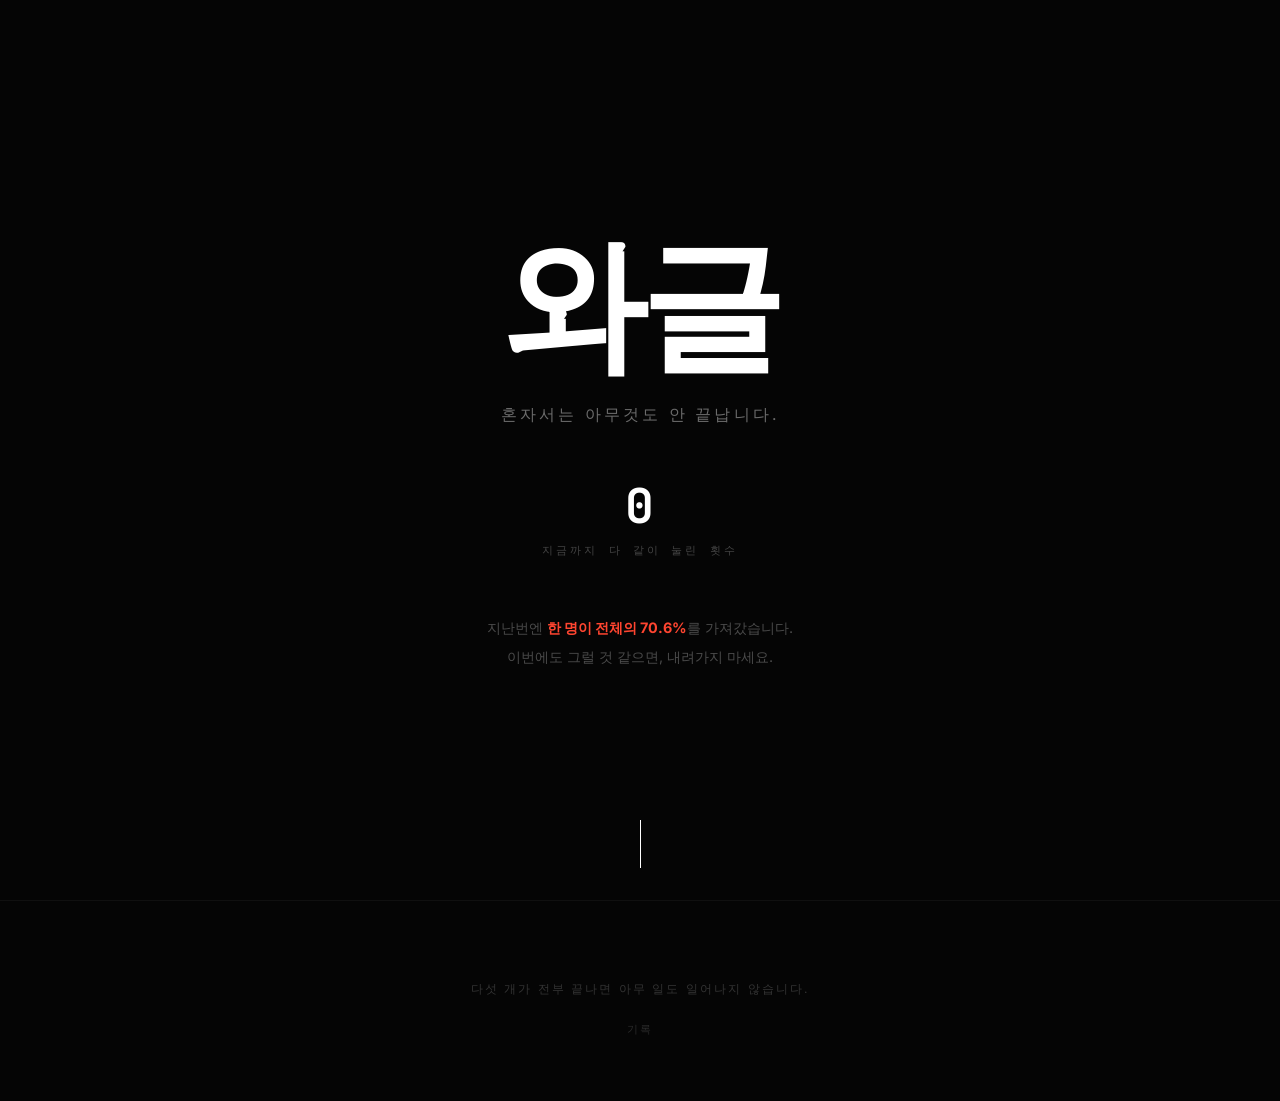
<file: index.html>
<!DOCTYPE html>
<html lang="ko">
<head>
<meta charset="UTF-8">
<meta name="viewport" content="width=device-width, initial-scale=1.0, viewport-fit=cover">
<meta name="theme-color" content="#050505">
<meta name="robots" content="noindex">
<title>와글</title>
<meta property="og:title" content="와글">
<meta property="og:description" content="지금 몇 명이 같이 누르고 있는지는 아무도 모릅니다.">
<link rel="icon" href="data:,">
<link rel="preconnect" href="https://fonts.googleapis.com">
<link rel="preconnect" href="https://fonts.gstatic.com" crossorigin>
<link href="https://fonts.googleapis.com/css2?family=Inter:wght@400;700;900&family=JetBrains+Mono:wght@400;700&display=swap" rel="stylesheet">
<link rel="stylesheet" href="./shared/base.css?v=25">
<link rel="stylesheet" href="./hub.css?v=25">
</head>
<body class="hub">
<script>document.body.classList.add("js");</script>

<!-- 첫 화면 -->
<section class="hero">
  <h1 class="hero-title"><span>와</span><span>글</span></h1>
  <p class="hero-sub">혼자서는 아무것도 안 끝납니다.</p>

  <div class="hero-total mono tabular">
    <b id="grand-total">0</b>
    <span>지금까지 다 같이 눌린 횟수</span>
  </div>

  <p class="hero-jab">
    지난번엔 <b>한 명이 전체의 70.6%</b>를 가져갔습니다.<br>
    이번에도 그럴 것 같으면, 내려가지 마세요.
  </p>

  <div class="scroll-cue" aria-hidden="true"><span></span></div>
</section>

<main id="games"></main>

<footer class="foot">
  <p>다섯 개가 전부 끝나면 아무 일도 일어나지 않습니다.</p>
  <a class="foot-link" href="./stats/">기록</a>
</footer>

<script type="module" src="./hub.js?v=25"></script>
</body>
</html>
</file>
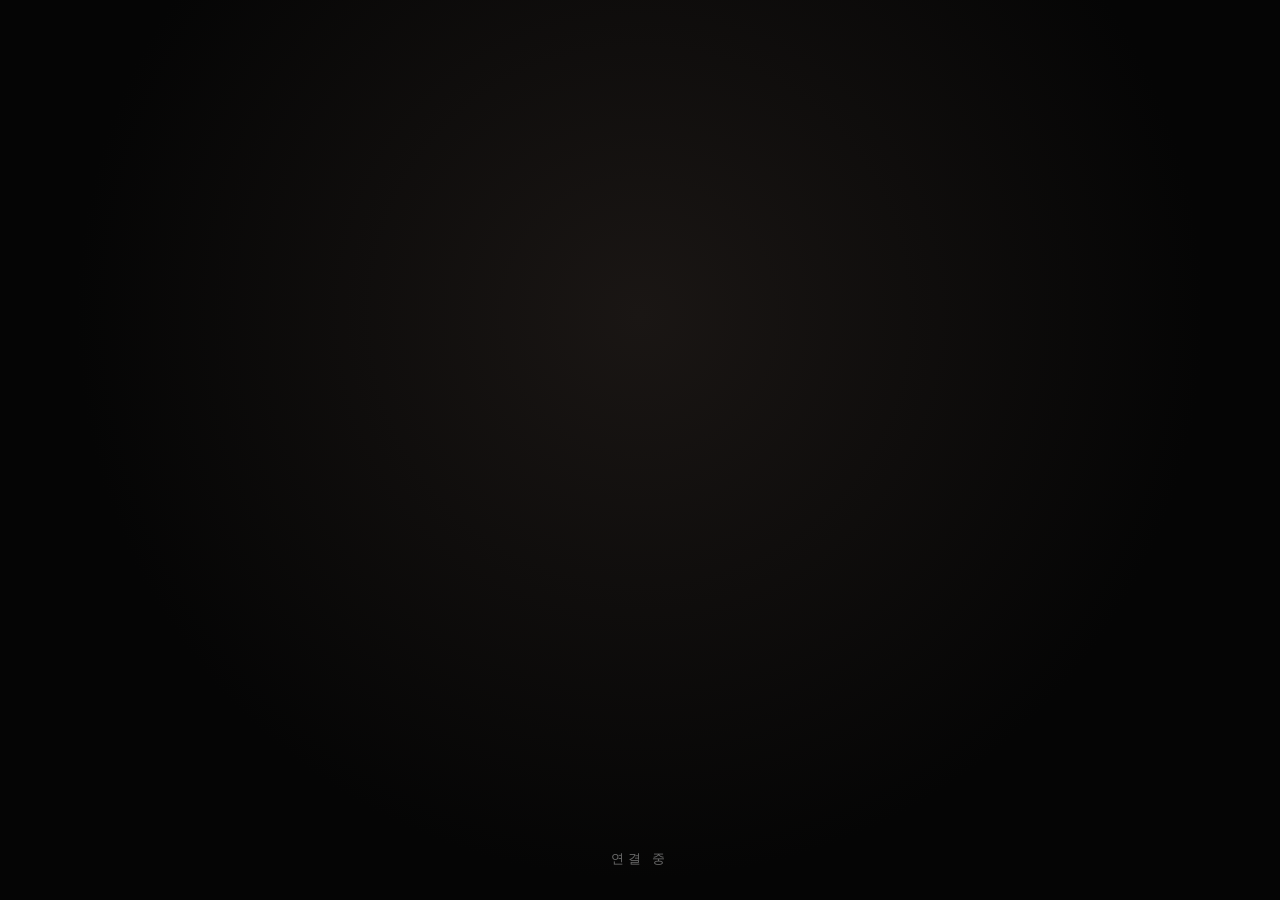
<file: lock/index.html>
<!DOCTYPE html>
<html lang="ko">
<head>
<meta charset="UTF-8">
<meta name="viewport" content="width=device-width, initial-scale=1.0, maximum-scale=1.0, viewport-fit=cover, user-scalable=no">
<meta name="theme-color" content="#050505">
<meta name="robots" content="noindex">
<title>&nbsp;</title>
<link rel="icon" href="data:,">
<link rel="preconnect" href="https://fonts.googleapis.com">
<link rel="preconnect" href="https://fonts.gstatic.com" crossorigin>
<link href="https://fonts.googleapis.com/css2?family=Inter:wght@400;700;900&family=JetBrains+Mono:wght@400;700&display=swap" rel="stylesheet">
<link rel="stylesheet" href="../shared/base.css?v=25">
<link rel="stylesheet" href="./lock.css?v=25">
</head>
<body>

<div id="status" class="status pulse">연결 중</div>

<main id="stage" class="stage" hidden>
  <div id="count" class="count tabular">0</div>

  <div id="shackle" class="shackle"></div>
  <div id="dials" class="dials" role="group" aria-label="자물쇠 다이얼"></div>

  <button id="try" class="try" type="button">열기</button>

  <div id="hint" class="hint mono">? ? ?</div>
</main>

<section id="done" class="done" hidden>
  <h1 id="done-title"></h1>
  <p id="done-msg" class="msg"></p>
  <a id="survey" class="survey" href="#" target="_blank" rel="noopener noreferrer">설문 남기기</a>
  <p id="survey-pending" class="survey-pending" hidden>설문 준비 중</p>
</section>

<section id="setup" class="setup" hidden>
  <h2>설정이 필요합니다</h2>
  <p><code>config.js</code>의 <code>supabaseConfig</code>를 채워주세요.</p>
</section>

<script type="module" src="./lock.js?v=25"></script>
</body>
</html>
</file>
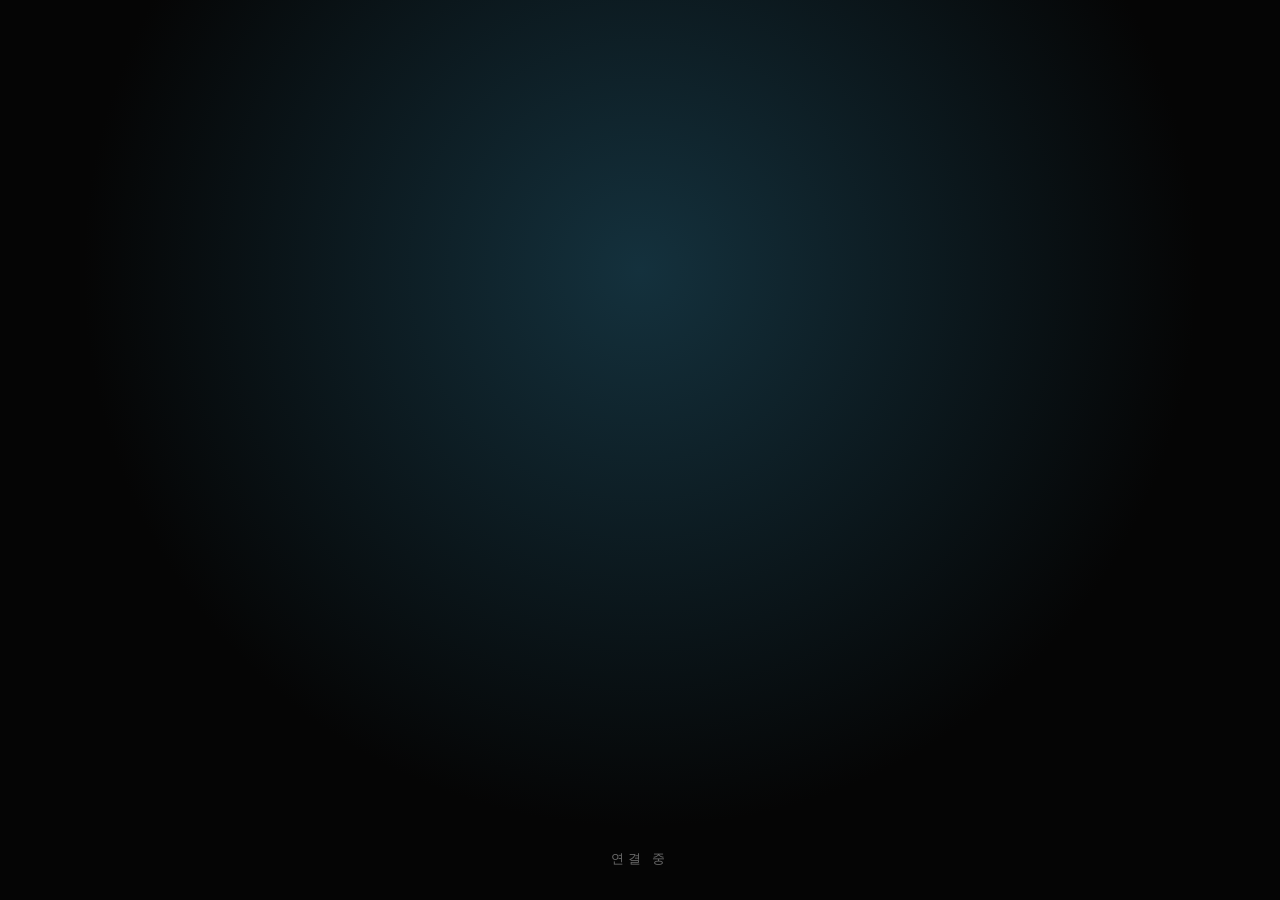
<file: melt/index.html>
<!DOCTYPE html>
<html lang="ko">
<head>
<meta charset="UTF-8">
<meta name="viewport" content="width=device-width, initial-scale=1.0, maximum-scale=1.0, viewport-fit=cover, user-scalable=no">
<meta name="theme-color" content="#050505">
<meta name="robots" content="noindex">
<title>&nbsp;</title>
<link rel="icon" href="data:,">
<link rel="preconnect" href="https://fonts.googleapis.com">
<link rel="preconnect" href="https://fonts.gstatic.com" crossorigin>
<link href="https://fonts.googleapis.com/css2?family=Inter:wght@400;700;900&family=JetBrains+Mono:wght@400;700&display=swap" rel="stylesheet">
<link rel="stylesheet" href="../shared/base.css?v=25">
<link rel="stylesheet" href="./melt.css?v=25">
</head>
<body>

<div id="status" class="status pulse">연결 중</div>

<main id="stage" class="stage" hidden>
  <div id="count" class="count tabular">0</div>

  <div id="ice" class="ice" role="button" tabindex="0" aria-label="문질러서 녹이기">
    <span class="ice-sheen"></span>
    <span id="core" class="ice-core">🔒</span>
  </div>

  <div id="sub" class="sub">문지르세요</div>
</main>

<section id="done" class="done" hidden>
  <h1 id="done-title"></h1>
  <p id="done-msg" class="msg"></p>
  <a id="survey" class="survey" href="#" target="_blank" rel="noopener noreferrer">설문 남기기</a>
  <p id="survey-pending" class="survey-pending" hidden>설문 준비 중</p>
</section>

<section id="setup" class="setup" hidden>
  <h2>설정이 필요합니다</h2>
  <p><code>config.js</code>의 <code>supabaseConfig</code>를 채워주세요.</p>
</section>

<script type="module" src="./melt.js?v=25"></script>
</body>
</html>
</file>
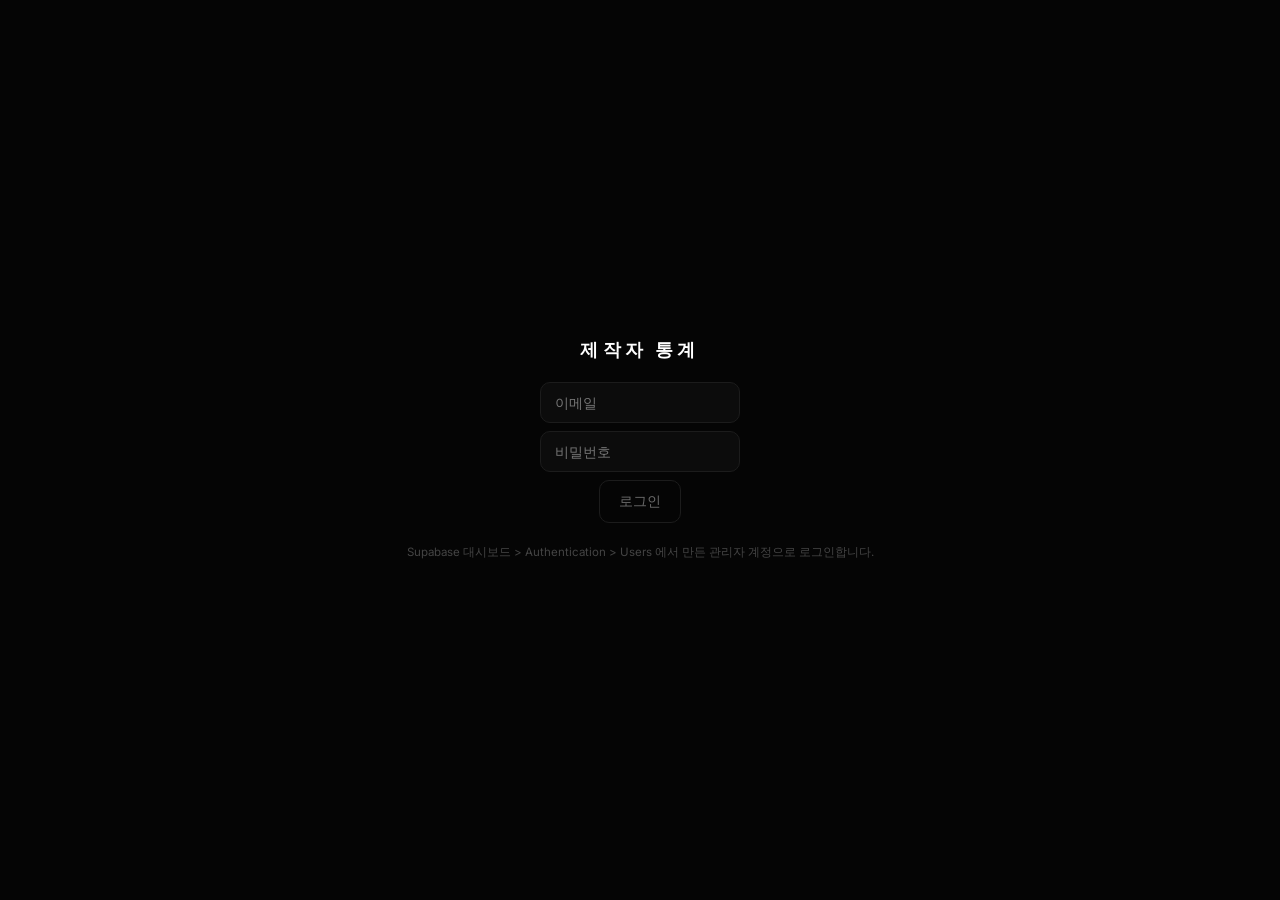
<file: stats/index.html>
<!DOCTYPE html>
<html lang="ko">
<head>
<meta charset="UTF-8">
<meta name="viewport" content="width=device-width, initial-scale=1.0, viewport-fit=cover">
<meta name="theme-color" content="#050505">
<meta name="robots" content="noindex">
<title>제작자 통계</title>
<link rel="icon" href="data:,">
<link rel="preconnect" href="https://fonts.googleapis.com">
<link rel="preconnect" href="https://fonts.gstatic.com" crossorigin>
<link href="https://fonts.googleapis.com/css2?family=Inter:wght@400;700;900&family=JetBrains+Mono:wght@400;700&display=swap" rel="stylesheet">
<link rel="stylesheet" href="../shared/base.css?v=25">
<link rel="stylesheet" href="./stats.css?v=25">
</head>
<body>

<div id="gate" class="gate">
  <h1>제작자 통계</h1>
  <form id="gate-form" onsubmit="return false">
    <input id="gate-email" type="email" placeholder="이메일" autocomplete="username" aria-label="이메일">
    <input id="gate-pw" type="password" placeholder="비밀번호" autocomplete="current-password" aria-label="비밀번호">
    <button type="submit">로그인</button>
  </form>
  <p id="gate-error" class="gate-error" hidden></p>
  <p class="gate-note">
    Supabase 대시보드 &gt; Authentication &gt; Users 에서 만든 관리자 계정으로 로그인합니다.
  </p>
</div>

<div id="panel" class="panel" hidden>
  <header class="top">
    <h1>제작자 통계 <span class="build">v25</span></h1>
    <button id="refresh" type="button" class="ghost">새로고침</button>
  </header>

  <section class="settings">
    <h2>게임 설정</h2>
    <p class="hint">
      여기서 바꾸면 배포 없이 즉시 반영됩니다. 이미 진행 중인 게임의 목표치를
      낮추면 그 순간 종료될 수 있으니 주의하세요.
    </p>

    <div class="fields">
      <label>원통 클릭 목표<input id="set-cylinder-target" type="number" min="1"></label>
      <label>얼음 마찰 목표<input id="set-melt-target" type="number" min="1"></label>
      <label>줄다리기 승리 격차<input id="set-tug-winBy" type="number" min="1"></label>
      <label>자물쇠 정답<input id="set-lock-answer" type="text" inputmode="numeric" placeholder="변경할 때만 입력"></label>
      <label>얼음 승자 문구<input id="set-melt-payload" type="text" placeholder="변경할 때만 입력"></label>
      <label>자물쇠 힌트 간격<input id="set-lock-hintEvery" type="number" min="1"></label>
      <label>자물쇠 쿨다운(ms)<input id="set-lock-cooldownMs" type="number" min="0"></label>
      <label>버튼 제한 시간(초)<input id="set-button-resetSeconds" type="number" min="1"></label>
      <label>버튼 숫자 감춤(초)<input id="set-button-hideUnderSeconds" type="number" min="0"></label>
      <label>버튼 1인 시도 제한<input id="set-button-maxPresses" type="number" min="1"></label>
    </div>

    <div class="actions">
      <button id="save" type="button" class="ghost">설정 저장</button>
      <span id="save-msg" class="save-msg"></span>
    </div>

    <p class="hint uid-hint">
      로그인 계정: <code id="my-uid">…</code><br>
      이 계정만 설정을 바꿀 수 있습니다. 참여자는 <code>/stats/</code> 주소를
      알아내도 로그인할 수 없어 아무것도 수정하지 못합니다.
    </p>
  </section>

  <p id="loading" class="loading pulse">데이터 집계 중</p>

  <div id="games"></div>

  <p class="note">
    수치의 정본은 이 화면(Supabase)입니다. 구글 애널리틱스는 광고 차단기
    사용자가 빠지므로 유입 경로 참고용으로만 보세요.
    <br>
    데이터를 지우는 기능은 없습니다. 대신 게임마다 <b>새 라운드 시작</b>을 누르면
    카운터가 0부터 다시 시작하고, 지난 회차 기록은 그대로 남아 여기서 계속
    비교할 수 있습니다. 참여자는 새로고침하면 새 회차로 들어갑니다.
  </p>
</div>

<script type="module" src="./stats.js?v=25"></script>
</body>
</html>
</file>
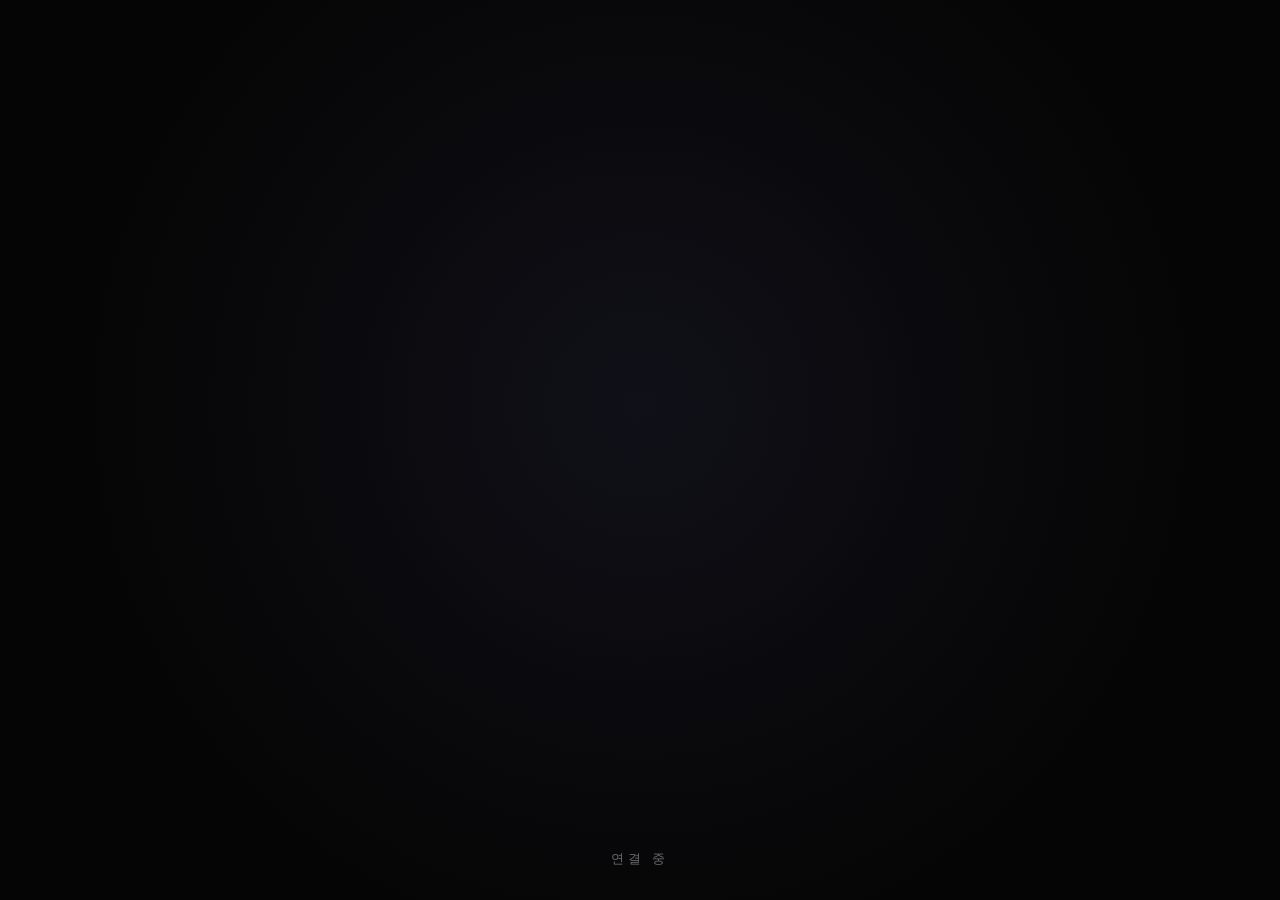
<file: tug/index.html>
<!DOCTYPE html>
<html lang="ko">
<head>
<meta charset="UTF-8">
<meta name="viewport" content="width=device-width, initial-scale=1.0, maximum-scale=1.0, viewport-fit=cover, user-scalable=no">
<meta name="theme-color" content="#050505">
<meta name="robots" content="noindex">
<title>&nbsp;</title>
<link rel="icon" href="data:,">
<link rel="preconnect" href="https://fonts.googleapis.com">
<link rel="preconnect" href="https://fonts.gstatic.com" crossorigin>
<link href="https://fonts.googleapis.com/css2?family=Inter:wght@400;700;900&family=JetBrains+Mono:wght@400;700&display=swap" rel="stylesheet">
<link rel="stylesheet" href="../shared/base.css?v=25">
<link rel="stylesheet" href="./tug.css?v=25">
</head>
<body>

<div id="status" class="status pulse">연결 중</div>

<main id="stage" class="stage" hidden>
  <div id="count" class="count tabular">0</div>

  <div class="rope-area">
    <div class="rope"></div>
    <div class="center-mark"></div>
    <div id="knot" class="knot"></div>
  </div>

  <div class="scores mono">
    <span id="score-left" class="side-left tabular">0</span>
    <span class="dash">—</span>
    <span id="score-right" class="side-right tabular">0</span>
  </div>

  <button id="pull" class="pull" type="button">당기기</button>
</main>

<section id="done" class="done" hidden>
  <h1 id="done-title"></h1>
  <p id="done-msg" class="msg"></p>
  <a id="survey" class="survey" href="#" target="_blank" rel="noopener noreferrer">설문 남기기</a>
  <p id="survey-pending" class="survey-pending" hidden>설문 준비 중</p>
</section>

<section id="setup" class="setup" hidden>
  <h2>설정이 필요합니다</h2>
  <p><code>config.js</code>의 <code>supabaseConfig</code>를 채워주세요.</p>
</section>

<script type="module" src="./tug.js?v=25"></script>
</body>
</html>
</file>
<file: shared/base.css>
/* 다섯 게임이 공유하는 기본 골격. 게임별 특징은 각자의 css에서 덮어씁니다. */

:root {
  --bg: #050505;
  --fg: #ffffff;
  --dim: #6b6b6b;
  --line: #1c1c1c;
  --accent: #ff4530;
}

* { margin: 0; padding: 0; box-sizing: border-box; }

/* display를 지정한 요소에서도 hidden 속성이 항상 이기도록 한다. */
[hidden] { display: none !important; }

html, body { height: 100%; overflow: hidden; overscroll-behavior: none; }

body {
  background: var(--bg);
  color: var(--fg);
  font-family: 'Inter', -apple-system, BlinkMacSystemFont, 'Apple SD Gothic Neo', sans-serif;
  touch-action: manipulation;
  -webkit-user-select: none;
  user-select: none;
  -webkit-touch-callout: none;
  -webkit-tap-highlight-color: transparent;
}

img, svg { -webkit-user-drag: none; pointer-events: none; }

.tabular { font-variant-numeric: tabular-nums; }
.mono { font-family: 'JetBrains Mono', monospace; }

/* ---------- 연결 상태 ---------- */
.status {
  position: fixed;
  left: 50%;
  bottom: calc(2rem + env(safe-area-inset-bottom));
  transform: translateX(-50%);
  font-size: 0.8125rem;
  letter-spacing: 0.3em;
  color: var(--dim);
  z-index: 60;
  transition: opacity 0.4s;
  white-space: nowrap;
  text-align: center;
}
/* animation: none이 없으면 실행 중인 pulse가 opacity: 0을 덮어써서
   연결된 뒤에도 문구가 깜빡이며 남습니다. */
.status.hide { opacity: 0; pointer-events: none; animation: none; }
.status.error { color: var(--accent); animation: none; opacity: 1; }

.pulse { animation: pulse 1.6s ease-in-out infinite; }
@keyframes pulse { 0%, 100% { opacity: 0.35; } 50% { opacity: 1; } }

/* ---------- 무대 ---------- */
.stage {
  height: 100%;
  display: flex;
  flex-direction: column;
  align-items: center;
  justify-content: center;
  gap: 2rem;
  opacity: 0;
  transition: opacity 0.9s ease;
  padding: env(safe-area-inset-top) 1rem calc(env(safe-area-inset-bottom) + 1rem);
}
.stage.in { opacity: 1; }

.count {
  font-family: 'JetBrains Mono', monospace;
  font-weight: 700;
  font-size: clamp(3rem, 16vw, 7rem);
  line-height: 1;
  letter-spacing: -0.03em;
  text-shadow: 0 0 40px rgba(255, 255, 255, 0.14);
  transition: transform 0.09s ease-out, text-shadow 0.09s ease-out;
  will-change: transform;
}
.count.pop {
  transform: scale(1.045);
  text-shadow: 0 0 60px rgba(255, 255, 255, 0.45);
}

.sub {
  font-family: 'JetBrains Mono', monospace;
  font-size: 0.8125rem;
  letter-spacing: 0.22em;
  color: var(--dim);
}

/* ---------- 결과 화면 ---------- */
.done {
  position: fixed;
  inset: 0;
  z-index: 50;
  display: flex;
  flex-direction: column;
  align-items: center;
  justify-content: center;
  gap: 2.5rem;
  padding: 2rem;
  text-align: center;
  background: var(--bg);
  opacity: 0;
  transition: opacity 1s ease;
}
.done.in { opacity: 1; }
.done h1 {
  font-size: clamp(1.75rem, 7vw, 3.25rem);
  font-weight: 900;
  letter-spacing: 0.14em;
  line-height: 1.35;
}
.done .msg {
  color: #cfcfcf;
  font-size: clamp(0.95rem, 3.4vw, 1.15rem);
  line-height: 1.9;
  white-space: pre-line;
  max-width: 30rem;
  -webkit-user-select: text;
  user-select: text;
}
.done .msg em { color: var(--accent); font-style: normal; font-weight: 700; }

.survey {
  padding: 1rem 2.25rem;
  border: 1px solid #333;
  border-radius: 999px;
  color: #cfcfcf;
  text-decoration: none;
  letter-spacing: 0.2em;
  font-size: 0.875rem;
  transition: color 0.3s, border-color 0.3s;
}
.survey:hover, .survey:focus-visible { color: #fff; border-color: #fff; }
.survey-pending { color: var(--dim); font-size: 0.8125rem; letter-spacing: 0.2em; }

/* ---------- 설정 필요 ---------- */
.setup {
  position: fixed;
  inset: 0;
  z-index: 55;
  display: flex;
  flex-direction: column;
  align-items: center;
  justify-content: center;
  gap: 1rem;
  padding: 2rem;
  text-align: center;
  background: var(--bg);
}
.setup h2 { font-size: 1.25rem; letter-spacing: 0.1em; }
.setup p { color: var(--dim); font-size: 0.875rem; line-height: 1.9; }
code { font-family: 'JetBrains Mono', monospace; font-size: 0.9em; color: var(--accent); }

/* ---------- 모션 최소화 ---------- */
@media (prefers-reduced-motion: reduce) {
  .stage, .done { transition: opacity 0.2s; }
  .count { transition: none; }
  .pulse { animation: none; opacity: 0.7; }
}
</file>
<file: hub.css>
/* 메인 허브 — 아래로 쭉 스크롤하며 다섯 게임을 지나갑니다. */

/* base.css는 게임 화면용으로 문서를 뷰포트에 고정하고 스크롤을 막습니다.
   허브는 세로로 긴 문서라 그 제약을 풀어야 합니다. */
html, body.hub {
  height: auto;
  min-height: 100%;
  overflow: visible;
  overscroll-behavior: auto;
}
body.hub {
  touch-action: auto;
  scroll-behavior: smooth;
}
@media (prefers-reduced-motion: reduce) {
  body.hub { scroll-behavior: auto; }
}

/* ---------- 첫 화면 ---------- */
.hero {
  min-height: 100dvh;
  display: flex;
  flex-direction: column;
  align-items: center;
  justify-content: center;
  gap: 1.5rem;
  padding: 2rem;
  text-align: center;
  position: relative;
}

.hero-title {
  font-size: clamp(2.4rem, 11vw, 5.5rem);
  font-weight: 900;
  letter-spacing: -0.02em;
  line-height: 1.05;
}
.hero-title span {
  display: inline-block;
  opacity: 0;
  transform: translateY(0.4em);
  animation: rise 0.9s cubic-bezier(0.2, 0.8, 0.2, 1) forwards;
}
.hero-title { font-size: clamp(3.4rem, 22vw, 9rem); letter-spacing: -0.04em; }
.hero-title span:nth-child(2) { animation-delay: 0.14s; }

@keyframes rise {
  to { opacity: 1; transform: translateY(0); }
}

.hero-sub {
  color: var(--dim);
  font-size: clamp(0.85rem, 3.4vw, 1rem);
  letter-spacing: 0.2em;
  opacity: 0;
  animation: rise 0.9s 0.4s cubic-bezier(0.2, 0.8, 0.2, 1) forwards;
}

.hero-total {
  margin-top: 1.5rem;
  display: flex;
  flex-direction: column;
  align-items: center;
  gap: 0.4rem;
  opacity: 0;
  animation: rise 0.9s 0.6s cubic-bezier(0.2, 0.8, 0.2, 1) forwards;
}
.hero-total b {
  font-size: clamp(1.8rem, 8vw, 3rem);
  font-weight: 700;
  transition: transform 0.1s ease-out;
}
.hero-total b.pop { transform: scale(1.06); }
.hero-total span {
  font-size: 0.7rem;
  letter-spacing: 0.28em;
  color: #444;
}

/* 도발 한 줄 */
.hero-jab {
  margin-top: 2rem;
  color: #4a4a4a;
  font-size: clamp(0.78rem, 3.2vw, 0.9rem);
  line-height: 2;
  opacity: 0;
  animation: rise 0.9s 0.85s cubic-bezier(0.2, 0.8, 0.2, 1) forwards;
}
.hero-jab b { color: var(--accent); font-weight: 700; }

/* 아래로 내려가라는 신호 */
.scroll-cue {
  position: absolute;
  bottom: calc(2rem + env(safe-area-inset-bottom));
  width: 1px;
  height: 48px;
  background: #222;
  overflow: hidden;
}
.scroll-cue span {
  position: absolute;
  inset: 0;
  background: var(--fg);
  animation: drip 1.8s ease-in-out infinite;
}
@keyframes drip {
  0%   { transform: translateY(-100%); }
  60%  { transform: translateY(100%); }
  100% { transform: translateY(100%); }
}

/* ---------- 게임 한 칸 ---------- */
.card {
  min-height: 100dvh;
  display: flex;
  flex-direction: column;
  align-items: center;
  justify-content: center;
  gap: 1.25rem;
  padding: 4rem 1.5rem;
  text-align: center;
  position: relative;
  border-top: 1px solid #101010;
}

/* 카드마다 다른 색 기운 */
.card::before {
  content: '';
  position: absolute;
  inset: 0;
  pointer-events: none;
  background: radial-gradient(circle at 50% 42%, var(--glow) 0%, transparent 62%);
  opacity: 0;
  transition: opacity 1.2s ease;
}
.card.seen::before { opacity: 1; }

.card > * { position: relative; }

.card-no {
  font-family: 'JetBrains Mono', monospace;
  font-size: 0.72rem;
  letter-spacing: 0.4em;
  color: #3a3a3a;
}

.tease {
  font-size: clamp(0.78rem, 3.2vw, 0.92rem);
  letter-spacing: 0.16em;
  color: var(--tone);
  opacity: 0.85;
}

.card h2 {
  font-size: clamp(1.9rem, 8.5vw, 3.4rem);
  font-weight: 900;
  letter-spacing: -0.01em;
}

.card p {
  color: var(--dim);
  font-size: clamp(0.85rem, 3.4vw, 1rem);
  line-height: 1.9;
  max-width: 22rem;
}

/* 살아 있는 숫자 */
.card-count {
  font-family: 'JetBrains Mono', monospace;
  font-weight: 700;
  font-size: clamp(2.4rem, 12vw, 4.5rem);
  line-height: 1;
  color: var(--tone);
  text-shadow: 0 0 45px var(--glow);
  transition: transform 0.1s ease-out;
}
.card-count.pop { transform: scale(1.05); }
.card-unit {
  font-family: 'JetBrains Mono', monospace;
  font-size: 0.72rem;
  letter-spacing: 0.28em;
  color: #444;
  margin-top: -0.5rem;
}

/* 진행 막대 */
.bar {
  width: min(78vw, 22rem);
  height: 3px;
  border-radius: 2px;
  background: #161616;
  overflow: hidden;
}
.bar i {
  display: block;
  height: 100%;
  width: 0;
  border-radius: 2px;
  background: var(--tone);
  box-shadow: 0 0 12px var(--glow);
  transition: width 0.8s cubic-bezier(0.2, 0.8, 0.2, 1);
}

.enter {
  margin-top: 0.75rem;
  padding: 1rem 2.6rem;
  border: 1px solid #2e2e2e;
  border-radius: 999px;
  color: #ddd;
  text-decoration: none;
  letter-spacing: 0.24em;
  font-size: 0.85rem;
  transition: color 0.25s, border-color 0.25s, transform 0.12s, box-shadow 0.25s;
}
.enter:hover, .enter:focus-visible {
  color: #fff;
  border-color: var(--tone);
  box-shadow: 0 0 26px var(--glow);
}
.enter:active { transform: scale(0.96); }

.card-done {
  font-size: 0.72rem;
  letter-spacing: 0.24em;
  color: var(--accent);
}

/* 스크롤에 맞춰 떠오르기 — 스크립트가 살아 있을 때만 숨깁니다.
   JS가 죽거나 관찰자가 동작하지 않는 환경에서 내용이 사라지면 안 됩니다. */
.reveal { transition: opacity 0.8s ease, transform 0.8s cubic-bezier(0.2, 0.8, 0.2, 1); }
.js .reveal { opacity: 0; transform: translateY(26px); }
.card.seen .reveal { opacity: 1; transform: none; }
.card.seen .reveal:nth-child(2) { transition-delay: 0.06s; }
.card.seen .reveal:nth-child(3) { transition-delay: 0.12s; }
.card.seen .reveal:nth-child(4) { transition-delay: 0.18s; }
.card.seen .reveal:nth-child(5) { transition-delay: 0.24s; }
.card.seen .reveal:nth-child(6) { transition-delay: 0.3s; }
.card.seen .reveal:nth-child(7) { transition-delay: 0.36s; }

/* ---------- 바닥 ---------- */
.foot {
  padding: 5rem 1.5rem calc(4rem + env(safe-area-inset-bottom));
  text-align: center;
  border-top: 1px solid #101010;
}
.foot p { color: #333; font-size: 0.75rem; letter-spacing: 0.18em; }
.foot-link {
  display: inline-block;
  margin-top: 1.5rem;
  color: #2a2a2a;
  font-size: 0.7rem;
  letter-spacing: 0.2em;
  text-decoration: none;
}
.foot-link:hover { color: #666; }

@media (prefers-reduced-motion: reduce) {
  .hero-title span, .hero-sub, .hero-total, .hero-jab {
    animation: none; opacity: 1; transform: none;
  }
  .scroll-cue span { animation: none; }
  .reveal { opacity: 1; transform: none; transition: none; }
  .card::before { transition: none; }
  .card-count, .bar i, .enter { transition: none; }
}
</file>
<file: lock/lock.css>
/* 게임 3 — 자물쇠. 3자리 다이얼을 굴려 맞춥니다. */

body { background: radial-gradient(circle at 50% 35%, #1a1614 0%, #050505 65%); }

.stage { gap: 1.25rem; }

/* 걸쇠 */
.shackle {
  width: clamp(96px, 26vw, 130px);
  height: clamp(52px, 14vw, 70px);
  border: 12px solid #6d6d6d;
  border-bottom: none;
  border-radius: 999px 999px 0 0;
  margin-bottom: -6px;
  transition: transform 0.5s cubic-bezier(0.2, 1.4, 0.4, 1);
  box-shadow: inset 0 3px 6px rgba(255,255,255,0.22);
}
.shackle.open { transform: translateY(-34px) rotate(-16deg); }

/* 다이얼 묶음 */
.dials {
  display: flex;
  gap: 0.5rem;
  padding: 0.75rem;
  background: linear-gradient(180deg, #2c2c2c, #171717);
  border: 1px solid #3a3a3a;
  border-radius: 14px;
  box-shadow: 0 14px 30px rgba(0,0,0,0.6), inset 0 1px 0 rgba(255,255,255,0.1);
}

.dial {
  position: relative;
  width: clamp(52px, 15vw, 68px);
  height: clamp(76px, 21vw, 96px);
  overflow: hidden;
  border-radius: 8px;
  background: #0c0c0c;
  box-shadow:
    inset 0 14px 16px -10px rgba(0,0,0,0.95),
    inset 0 -14px 16px -10px rgba(0,0,0,0.95);
  cursor: grab;
  touch-action: none;
  outline: none;
}
.dial:focus-visible { box-shadow: 0 0 0 2px var(--accent); }
.dial:active { cursor: grabbing; }

/* 세로로 늘어선 0~9 스트립. transform으로 굴립니다. */
.strip {
  position: absolute;
  left: 0;
  width: 100%;
  transition: transform 0.28s cubic-bezier(0.22, 0.9, 0.28, 1);
  will-change: transform;
}
/* 한 칸의 높이를 다이얼 높이와 같게 맞춰 항상 숫자 하나만 보이게 한다.
   실제 값은 JS가 --item-h로 넣어줍니다. */
.strip span {
  display: flex;
  align-items: center;
  justify-content: center;
  width: 100%;
  height: var(--item-h, 88px);
  font-family: 'JetBrains Mono', monospace;
  font-weight: 700;
  font-size: clamp(1.6rem, 5.5vw, 2.1rem);
  color: #e8e8e8;
}

/* 위아래 그림자로 원통처럼 보이게 */
.dial::after {
  content: '';
  position: absolute;
  inset: 0;
  pointer-events: none;
  background: linear-gradient(
    180deg,
    rgba(0,0,0,0.85) 0%, rgba(0,0,0,0) 34%,
    rgba(0,0,0,0) 66%, rgba(0,0,0,0.85) 100%);
}

/* 열기 버튼 */
.try {
  margin-top: 0.5rem;
  padding: 0.9rem 2.5rem;
  font-family: inherit;
  font-size: 0.9rem;
  letter-spacing: 0.25em;
  color: #ddd;
  background: none;
  border: 1px solid #3a3a3a;
  border-radius: 999px;
  cursor: pointer;
  transition: color 0.2s, border-color 0.2s, opacity 0.2s;
}
.try:hover:not(:disabled) { color: #fff; border-color: #fff; }
.try:disabled { opacity: 0.4; cursor: not-allowed; }

.stage.wrong .dials { animation: nope 0.36s ease; }
@keyframes nope {
  0%, 100% { transform: translateX(0); }
  25% { transform: translateX(-9px); }
  75% { transform: translateX(9px); }
}

.hint {
  font-size: 0.95rem;
  letter-spacing: 0.7em;
  color: var(--dim);
}
.hint b { color: var(--accent); font-weight: 700; }

@media (prefers-reduced-motion: reduce) {
  .strip { transition: none; }
  .shackle { transition: none; }
  .stage.wrong .dials { animation: none; }
}
</file>
<file: melt/melt.css>
/* 게임 2 — 얼음 녹이기. 문지른 거리가 마찰량으로 쌓입니다. */

body {
  background:
    radial-gradient(circle at 50% 30%, #14313d 0%, #050505 62%);
}

.ice {
  position: relative;
  width: clamp(190px, 58vw, 270px);
  height: clamp(190px, 58vw, 270px);
  display: flex;
  align-items: center;
  justify-content: center;
  cursor: grab;
  touch-action: none;
  outline: none;
  overflow: hidden;

  /* 아래 네 값은 진행률에 따라 JS가 갱신합니다. */
  --melt: 0;
  --ice-alpha: 0.55;
  --ice-radius: 22px;

  background: rgba(186, 230, 253, var(--ice-alpha));
  border: 2px solid rgba(255, 255, 255, calc(0.65 * (1 - var(--melt))));
  border-radius: var(--ice-radius);
  backdrop-filter: blur(calc(9px * (1 - var(--melt)) + 1px));
  box-shadow:
    0 0 50px rgba(186, 230, 253, calc(0.38 * (1 - var(--melt)))),
    inset 0 0 30px rgba(255, 255, 255, calc(0.6 * (1 - var(--melt))));
  transition:
    background 0.35s ease, border-radius 0.5s ease, border-color 0.35s ease,
    box-shadow 0.35s ease, backdrop-filter 0.35s ease;
}
.ice:active { cursor: grabbing; }
.ice:focus-visible { border-color: var(--accent); }

/* 표면 결정 무늬 — 녹을수록 흐려짐 */
.ice-sheen {
  position: absolute;
  inset: 0;
  pointer-events: none;
  opacity: calc(1 - var(--melt));
  transition: opacity 0.35s ease;
  background:
    linear-gradient(48deg, transparent 38%, rgba(255,255,255,0.34) 44%, transparent 50%),
    linear-gradient(-24deg, transparent 60%, rgba(255,255,255,0.22) 66%, transparent 72%);
}

/* 얼음 속 오브젝트 — 녹을수록 또렷해짐 */
.ice-core {
  font-size: clamp(3.2rem, 13vw, 5rem);
  filter: blur(calc(14px * (1 - var(--melt)))) opacity(calc(0.25 + 0.75 * var(--melt)));
  transition: filter 0.35s ease;
  pointer-events: none;
}

/* 문지르는 동안 미세한 떨림 */
.ice.rubbing { animation: jitter 0.12s infinite; }
@keyframes jitter {
  0%   { transform: translate(0.6px, 0.4px) rotate(0.25deg); }
  50%  { transform: translate(-0.6px, -0.5px) rotate(-0.3deg); }
  100% { transform: translate(0.5px, -0.4px) rotate(0.2deg); }
}

/* 물방울 */
.drop {
  position: absolute;
  border-radius: 50%;
  background: rgba(255, 255, 255, 0.55);
  pointer-events: none;
  opacity: 0;
  transition: transform 0.6s ease-in, opacity 0.6s ease-in;
}

@media (prefers-reduced-motion: reduce) {
  .ice.rubbing { animation: none; }
  .drop { display: none; }
}
</file>
<file: stats/stats.css>
/* 제작자 통계 — 다섯 게임을 한 화면에서 봅니다. */

/* base.css는 게임 화면용으로 html·body를 뷰포트 높이에 고정하고 스크롤을
   막습니다. 통계는 세로로 긴 문서라 그 제약을 풀어야 합니다. overflow만
   바꾸고 height: 100%를 남겨두면 문서가 뷰포트보다 커지지 못해 스크롤이
   아예 죽습니다. */
html, body {
  height: auto;
  min-height: 100%;
  overflow: visible;
  overscroll-behavior: auto;
}
body {
  -webkit-user-select: text;
  user-select: text;
  touch-action: auto;
}

.gate {
  min-height: 100dvh;
  display: flex;
  flex-direction: column;
  align-items: center;
  justify-content: center;
  gap: 1.25rem;
  padding: 2rem;
}
.gate h1 { font-size: 1.1rem; letter-spacing: 0.24em; font-weight: 700; }
.gate form {
  display: flex;
  flex-direction: column;
  gap: 0.5rem;
  align-items: center;
}
.gate-note { color: #444; font-size: 0.72rem; line-height: 1.7; text-align: center; }
.gate input {
  width: 200px;
  padding: 0.7rem 0.9rem;
  background: #0c0c0c;
  border: 1px solid var(--line);
  border-radius: 10px;
  color: #fff;
  font-family: inherit;
  font-size: 0.9rem;
}
.gate input:focus { outline: none; border-color: #555; }
.gate button {
  padding: 0.7rem 1.2rem;
  background: none;
  border: 1px solid var(--line);
  border-radius: 10px;
  color: var(--dim);
  font-family: inherit;
  font-size: 0.85rem;
  cursor: pointer;
}
.gate button:hover { color: #fff; border-color: #444; }
.gate-error { color: var(--accent); font-size: 0.8rem; }

.panel { max-width: 1000px; margin: 0 auto; padding: 2rem 1rem 4rem; }

.top {
  display: flex;
  align-items: center;
  gap: 1rem;
  margin-bottom: 1.75rem;
}
.top h1 { flex: 1; font-size: 1.1rem; letter-spacing: 0.2em; }
/* 낡은 캐시를 보고 있는지 한눈에 알 수 있게 빌드 번호를 적어둡니다. */
.build { color: #333; font-size: 0.7rem; letter-spacing: 0.1em; margin-left: 0.5rem; }

.ghost {
  /* 폭이 좁아지면 flex가 버튼을 눌러 글자가 세로로 접힙니다.
     40x115 짜리 조각이 되어 누르기 어려워지므로 줄이지 않습니다. */
  flex-shrink: 0;
  white-space: nowrap;
  background: none;
  border: 1px solid var(--line);
  border-radius: 8px;
  color: var(--dim);
  padding: 0.45rem 0.85rem;
  font-size: 0.8125rem;
  font-family: inherit;
  cursor: pointer;
}
.ghost:hover:not(:disabled) { color: #fff; border-color: #444; }
.ghost:disabled { opacity: 0.4; cursor: not-allowed; }

/* 새 라운드 확인 — 네이티브 대화상자를 대신합니다. */
.confirm {
  display: inline-flex;
  align-items: center;
  flex-wrap: wrap;
  gap: 0.5rem;
  padding: 0.35rem 0.5rem;
  border: 1px solid #3a2a12;
  border-radius: 10px;
  background: #14100a;
}
.confirm > span { color: #c8a86a; font-size: 0.75rem; }
.confirm .go { color: #e8c07d; border-color: #3a2a12; }

.loading { color: var(--dim); letter-spacing: 0.2em; padding: 2rem 0; }
.load-error {
  color: var(--accent);
  font-size: 0.8rem;
  line-height: 1.9;
  padding: 0.9rem 1rem;
  border: 1px solid #3a1512;
  border-radius: 10px;
  background: #140806;
  margin-bottom: 1.25rem;
}

/* 게임 설정 편집 */
.settings {
  border: 1px solid var(--line);
  border-radius: 14px;
  padding: 1.25rem;
  margin-bottom: 1.75rem;
  background: #090909;
}
.settings h2 { font-size: 0.95rem; letter-spacing: 0.14em; margin-bottom: 0.5rem; }
.hint { color: #555; font-size: 0.72rem; line-height: 1.8; margin-bottom: 1rem; }
.uid-hint { margin: 1rem 0 0; }

.fields {
  display: grid;
  grid-template-columns: repeat(auto-fill, minmax(210px, 1fr));
  gap: 0.65rem;
}
.fields label {
  display: flex;
  flex-direction: column;
  gap: 0.35rem;
  font-size: 0.72rem;
  color: var(--dim);
}
.fields input {
  padding: 0.55rem 0.7rem;
  background: #050505;
  border: 1px solid var(--line);
  border-radius: 8px;
  color: #fff;
  font-family: 'JetBrains Mono', monospace;
  font-size: 0.85rem;
}
.fields input:focus { outline: none; border-color: #555; }

.actions { display: flex; align-items: center; gap: 0.75rem; margin-top: 1rem; }
.save-msg { font-size: 0.75rem; color: var(--dim); }
.save-msg.ok { color: #5ac47d; }
.save-msg.err { color: var(--accent); }

.game {
  border: 1px solid var(--line);
  border-radius: 14px;
  padding: 1.25rem;
  margin-bottom: 1.5rem;
  background: #090909;
}
.game-head {
  display: flex;
  align-items: center;
  flex-wrap: wrap;
  gap: 0.6rem;
  margin-bottom: 1rem;
}
.game-head h2 { font-size: 0.95rem; letter-spacing: 0.14em; }
/* 주소는 남는 공간만 쓰고, 좁으면 줄임표로 접힙니다. */
.game-head .url {
  margin: 0;
  flex: 1 1 auto;
  min-width: 0;
  overflow: hidden;
  text-overflow: ellipsis;
  white-space: nowrap;
}

/* 회차 하나 */
.round {
  border: 1px solid var(--line);
  border-radius: 12px;
  padding: 1rem;
  margin-top: 1rem;
  background: #060606;
}
.round > h3 {
  font-size: 0.85rem;
  color: #ccc;
  letter-spacing: 0.1em;
  margin-bottom: 0.8rem;
  border: none;
  padding: 0;
}
.badge {
  /* 장식용 글자입니다. 클릭을 받을 이유가 없으므로 통과시킵니다.
     마크업이 어떤 이유로 깨져 이 요소가 커지더라도 아래 버튼을 가리지
     못하게 하려는 방어입니다. inline-block으로 고정해 여러 줄에 걸쳐
     늘어나는 것도 막습니다. */
  pointer-events: none;
  display: inline-block;
  margin-left: 0.6rem;
  font-size: 0.7rem;
  letter-spacing: 0.1em;
  padding: 0.15rem 0.5rem;
  border-radius: 999px;
  border: 1px solid var(--line);
  color: var(--dim);
  vertical-align: middle;
}
.badge.done { color: var(--accent); border-color: #4a1a14; }
.badge.live { color: #5ac47d; border-color: #1e4a2c; }
.url {
  display: block;
  font-family: 'JetBrains Mono', monospace;
  font-size: 0.75rem;
  color: #4a4a4a;
  margin-bottom: 1rem;
  text-decoration: none;
}
.url:hover { color: #888; }

.grid {
  display: grid;
  grid-template-columns: repeat(auto-fill, minmax(150px, 1fr));
  gap: 0.65rem;
  margin-bottom: 1.1rem;
}
.cell {
  background: #050505;
  border: 1px solid var(--line);
  border-radius: 10px;
  padding: 0.75rem;
}
.cell span { display: block; color: var(--dim); font-size: 0.7rem; margin-bottom: 0.35rem; }
.cell b { font-size: 0.95rem; font-weight: 700; }

.block {
  background: #050505;
  border: 1px solid var(--line);
  border-radius: 10px;
  padding: 0.9rem;
  margin-bottom: 0.9rem;
}
.block h3 {
  font-size: 0.75rem;
  color: var(--dim);
  font-weight: 400;
  letter-spacing: 0.1em;
  padding-bottom: 0.5rem;
  margin-bottom: 0.7rem;
  border-bottom: 1px solid var(--line);
}

.milestones {
  display: grid;
  grid-template-columns: repeat(auto-fill, minmax(180px, 1fr));
  gap: 0.4rem;
  font-family: 'JetBrains Mono', monospace;
  font-size: 0.78rem;
  color: #bbb;
}
.milestones span { color: var(--dim); display: inline-block; width: 3.2em; }

.table-wrap { max-height: 260px; overflow: auto; }
table { width: 100%; border-collapse: collapse; font-size: 0.78rem; }
th {
  position: sticky;
  top: 0;
  background: #050505;
  text-align: left;
  color: var(--dim);
  font-weight: 400;
  padding: 0.35rem 0.5rem;
  white-space: nowrap;
}
td {
  padding: 0.35rem 0.5rem;
  border-top: 1px solid #121212;
  color: #bbb;
  font-family: 'JetBrains Mono', monospace;
  white-space: nowrap;
}
td.num, th.num { text-align: right; color: #fff; }
tbody tr:hover td { background: #0f0f0f; }

.note {
  color: #555;
  font-size: 0.72rem;
  line-height: 1.9;
  text-align: center;
  margin-top: 2rem;
}
</file>
<file: tug/tug.css>
/* 게임 4 — 줄다리기. 두 팀이 하나의 매듭을 자기 쪽으로 끌어옵니다. */

:root {
  --left: #4d7cff;
  --right: #ff4530;
}

body { background: radial-gradient(circle at 50% 45%, #101018 0%, #050505 70%); }

.stage { gap: 1.75rem; }

/* 내 팀 색으로 카운트를 물들입니다. */
.count.team-left { color: var(--left); text-shadow: 0 0 50px rgba(77, 124, 255, 0.45); }
.count.team-right { color: var(--right); text-shadow: 0 0 50px rgba(255, 69, 48, 0.45); }

.rope-area {
  position: relative;
  width: min(92vw, 620px);
  height: 92px;
  display: flex;
  align-items: center;
}

.rope {
  position: absolute;
  left: 0;
  right: 0;
  height: 8px;
  border-radius: 4px;
  background:
    repeating-linear-gradient(90deg, #6b5a44 0 10px, #4e4132 10px 20px);
  box-shadow: 0 2px 10px rgba(0, 0, 0, 0.7);
}

.center-mark {
  position: absolute;
  left: 50%;
  top: 6px;
  bottom: 6px;
  width: 1px;
  background: #333;
}

/* 매듭 — 좌우 격차에 따라 좌우로 이동합니다. */
.knot {
  position: absolute;
  left: 50%;
  top: 50%;
  width: 40px;
  height: 40px;
  margin: -20px 0 0 -20px;
  border-radius: 50%;
  background: radial-gradient(circle at 35% 30%, #f0e6d2 0%, #a08e73 55%, #6b5a44 100%);
  box-shadow: 0 0 26px rgba(255, 255, 255, 0.22), 0 6px 16px rgba(0,0,0,0.7);
  transition: transform 0.35s cubic-bezier(0.22, 0.9, 0.3, 1);
  will-change: transform;
}
.knot.lead-left { box-shadow: 0 0 34px rgba(77, 124, 255, 0.55), 0 6px 16px rgba(0,0,0,0.7); }
.knot.lead-right { box-shadow: 0 0 34px rgba(255, 69, 48, 0.55), 0 6px 16px rgba(0,0,0,0.7); }

.scores {
  display: flex;
  align-items: baseline;
  gap: 1rem;
  font-size: 1.05rem;
  letter-spacing: 0.1em;
}
.side-left { color: var(--left); }
.side-right { color: var(--right); }
.dash { color: #333; }

.pull {
  padding: 1.1rem 3rem;
  font-family: inherit;
  font-size: 0.95rem;
  letter-spacing: 0.3em;
  color: #ddd;
  background: none;
  border: 1px solid #3a3a3a;
  border-radius: 999px;
  cursor: pointer;
  transition: transform 0.08s, border-color 0.2s, color 0.2s;
  -webkit-user-select: none;
  user-select: none;
}
.pull:hover { color: #fff; }
.pull:active { transform: scale(0.95); }
.stage.team-left .pull { border-color: var(--left); color: var(--left); }
.stage.team-right .pull { border-color: var(--right); color: var(--right); }

@media (prefers-reduced-motion: reduce) {
  .knot { transition: none; }
  .pull:active { transform: none; }
}
</file>
